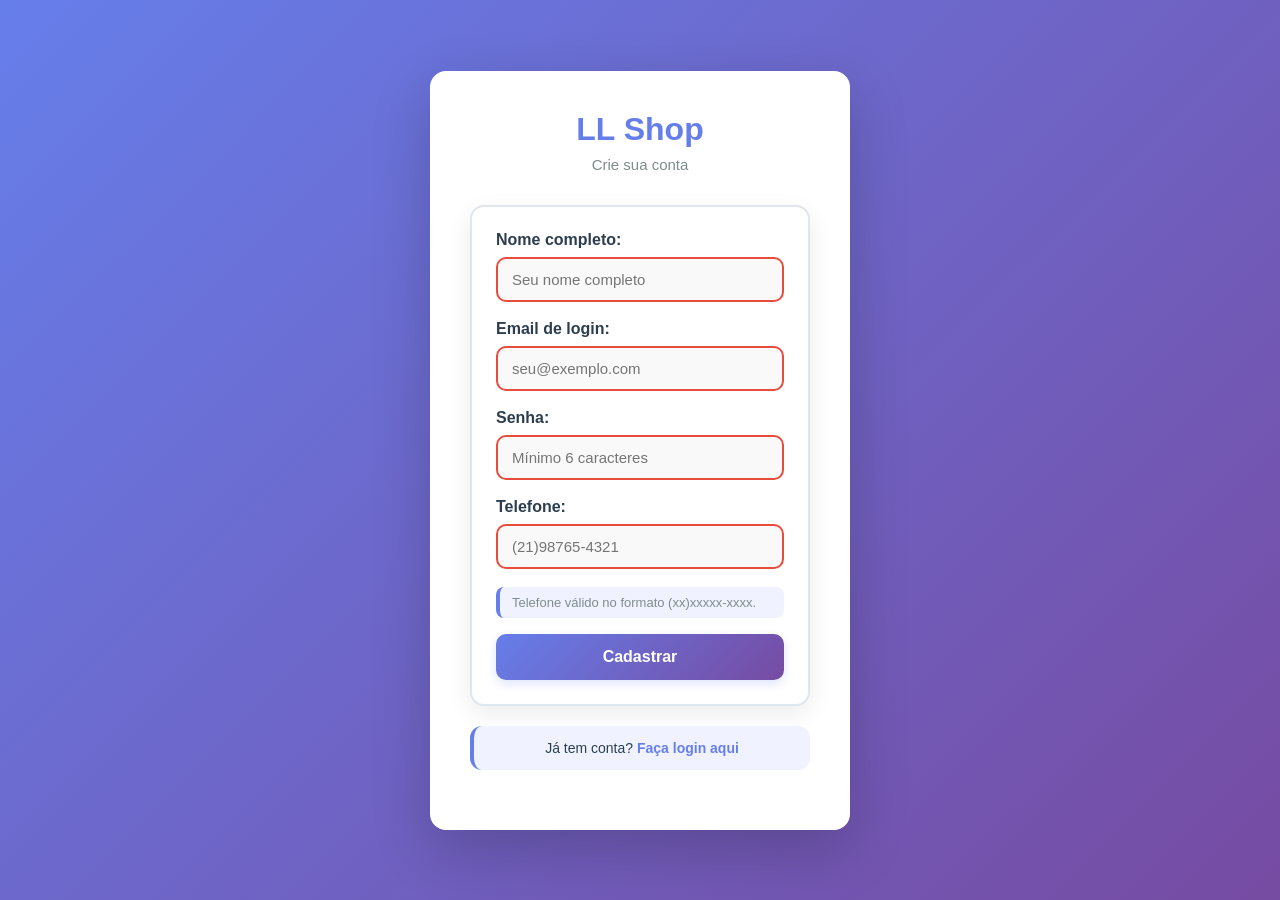
<file: main/webapp/cadastro.html>
<!DOCTYPE html>
<html lang="pt-BR">
<head>
    <meta charset="UTF-8">
    <title>Cadastro</title>
    <link rel="stylesheet" href="styles.css">
</head>
<body>
    <div class="login-container">
        <div class="login-card">
            <div class="login-header">
                <h1>LL Shop</h1>
                <p>Crie sua conta</p>
            </div>
            <form method="post" action="CadastrarServlet" class="form-card">
                <div class="form-group">
                    <label>Nome completo:</label>
                    <input type="text" name="nome" required autocomplete="name" placeholder="Seu nome completo">
                </div>
                <div class="form-group">
                    <label>Email de login:</label>
                    <input type="email" name="login" required autocomplete="username" placeholder="seu@exemplo.com">
                </div>
                <div class="form-group">
                    <label>Senha:</label>
                    <input type="password" name="senha" required autocomplete="new-password" minlength="6" placeholder="Mínimo 6 caracteres">
                </div>
                <div class="form-group">
                    <label>Telefone:</label>
                    <input type="tel" name="telefone" required autocomplete="tel" pattern="\(?\d{2}\)?\s?\d{4,5}-?\d{4}" placeholder="(21)98765-4321">
                </div>
                <div class="form-note">Telefone válido no formato (xx)xxxxx-xxxx.</div>
                <button class="botao botao-large" type="submit">Cadastrar</button>
            </form>
            <mensagem>
                <p>Já tem conta? <a href="LoginServlet" target="_parent">Faça login aqui</a></p>
            </mensagem>
        </div>
    </div>
</body>
</html>
</file>
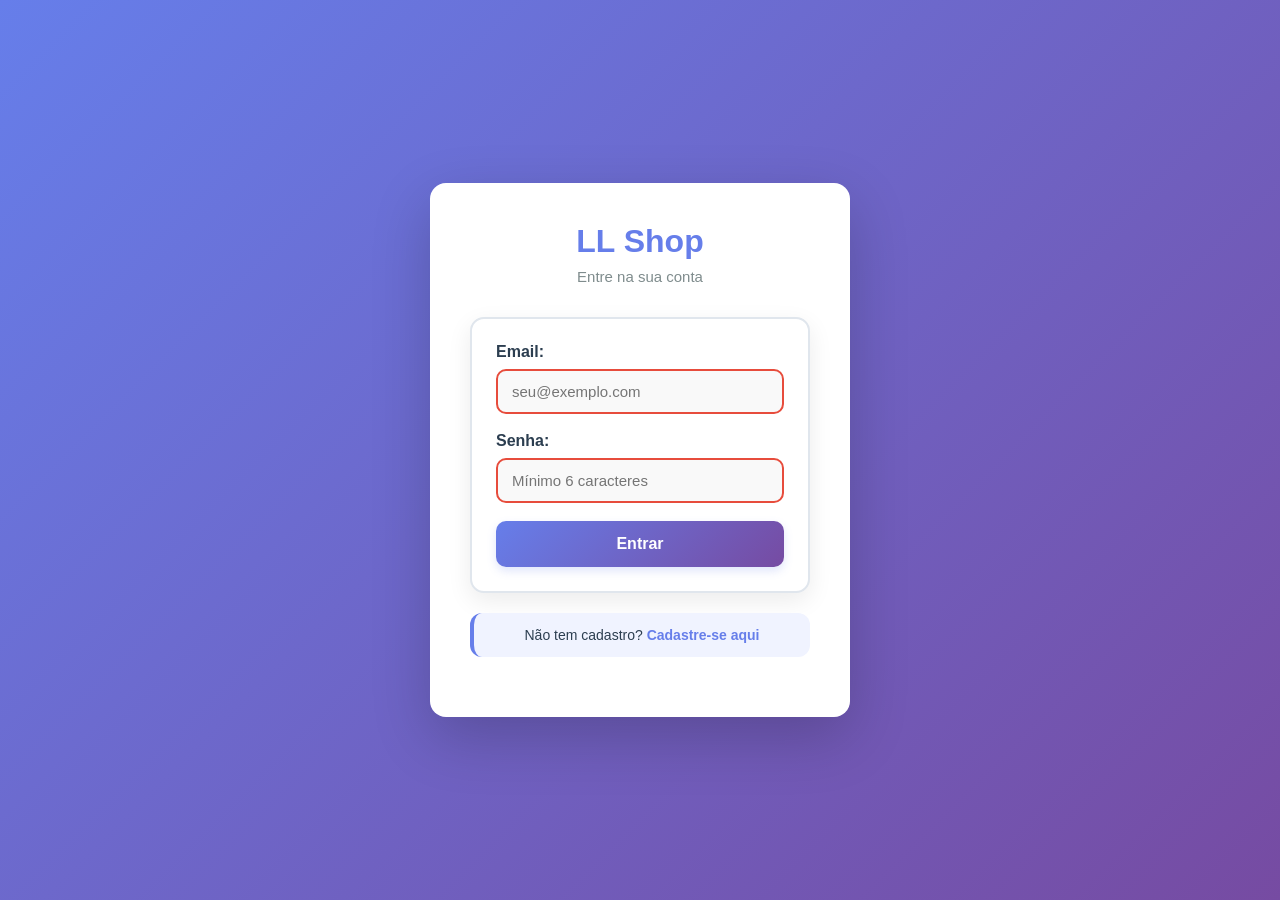
<file: main/webapp/login.html>
<!DOCTYPE html>
<html lang="pt-BR">
<head>
    <meta charset="UTF-8">
    <title>Login</title>
    <link rel="stylesheet" href="styles.css">
</head>
<body>
    <div class="login-container">
        <div class="login-card">
            <div class="login-header">
                <h1>LL Shop</h1>
                <p>Entre na sua conta</p>
            </div>
            <form method="post" action="LoginServlet" class="form-card">
                <div class="form-group">
                    <label>Email:</label>
                    <input type="email" name="login" required autocomplete="username" placeholder="seu@exemplo.com">
                </div>
                <div class="form-group">
                    <label>Senha:</label>
                    <input type="password" name="senha" required autocomplete="current-password" minlength="6" placeholder="Mínimo 6 caracteres">
                </div>
                <button class="botao botao-large" type="submit">Entrar</button>
            </form>
            <mensagem>
                <p>Não tem cadastro? <a href="CadastrarServlet" target="_parent">Cadastre-se aqui</a></p>
            </mensagem>
        </div>
    </div>
</body>
</html>
</file>
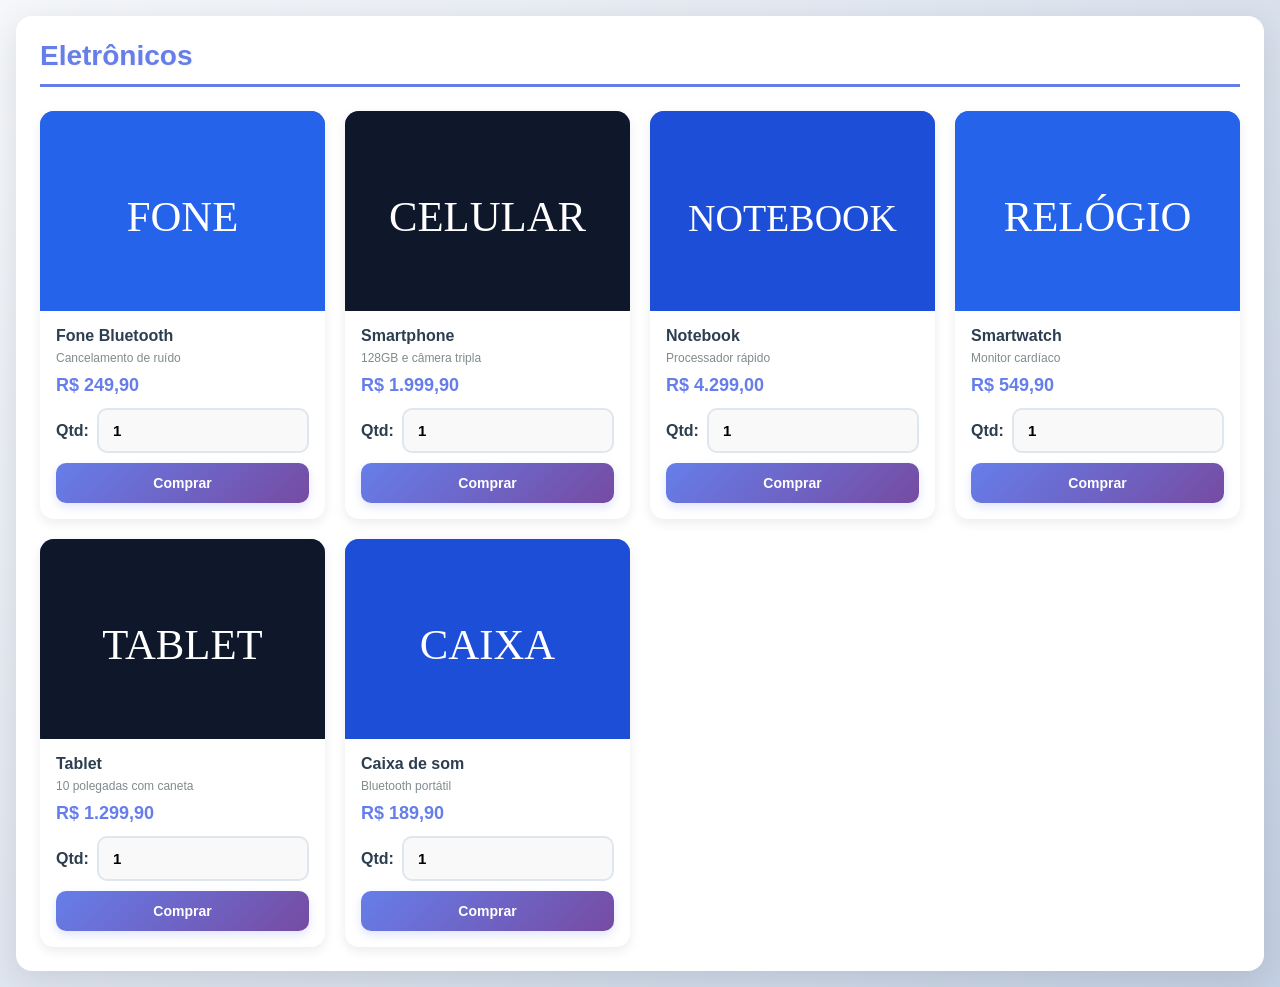
<file: main/webapp/produtos_eletronicos.html>
<!DOCTYPE html>
<html lang="pt-BR">
<head>
    <meta charset="UTF-8">
    <title>Eletrônicos</title>
    <link rel="stylesheet" href="styles.css">
</head>
<body>
    <painel>
        <h2> Eletrônicos </h2>
        <div class="produtos-grid">
            <div class="produto-card">
                <img class="produto-imagem" src="imagem/fone.svg" alt="Fone">
                <div class="produto-info">
                    <h3>Fone Bluetooth</h3>
                    <p class="produto-desc">Cancelamento de ruído</p>
                    <p class="produto-preco">R$ 249,90</p>
                    <form method="post" action="ComprarServlet" target="mainFrame" class="produto-form">
                        <input type="hidden" name="produtoId" value="E001">
                        <div class="quantidade-group">
                            <label for="qty-E001">Qtd:</label>
                            <input type="number" id="qty-E001" name="quantidade" value="1" min="1" max="100">
                        </div>
                        <button class="botao botao-comprar" type="submit">Comprar</button>
                    </form>
                </div>
            </div>
            <div class="produto-card">
                <img class="produto-imagem" src="imagem/celular.svg" alt="Smartphone">
                <div class="produto-info">
                    <h3>Smartphone</h3>
                    <p class="produto-desc">128GB e câmera tripla</p>
                    <p class="produto-preco">R$ 1.999,90</p>
                    <form method="post" action="ComprarServlet" target="mainFrame" class="produto-form">
                        <input type="hidden" name="produtoId" value="E002">
                        <div class="quantidade-group">
                            <label for="qty-E002">Qtd:</label>
                            <input type="number" id="qty-E002" name="quantidade" value="1" min="1" max="100">
                        </div>
                        <button class="botao botao-comprar" type="submit">Comprar</button>
                    </form>
                </div>
            </div>
            <div class="produto-card">
                <img class="produto-imagem" src="imagem/notebook.svg" alt="Notebook">
                <div class="produto-info">
                    <h3>Notebook</h3>
                    <p class="produto-desc">Processador rápido</p>
                    <p class="produto-preco">R$ 4.299,00</p>
                    <form method="post" action="ComprarServlet" target="mainFrame" class="produto-form">
                        <input type="hidden" name="produtoId" value="E003">
                        <div class="quantidade-group">
                            <label for="qty-E003">Qtd:</label>
                            <input type="number" id="qty-E003" name="quantidade" value="1" min="1" max="100">
                        </div>
                        <button class="botao botao-comprar" type="submit">Comprar</button>
                    </form>
                </div>
            </div>
            <div class="produto-card">
                <img class="produto-imagem" src="imagem/relogio.svg" alt="Smartwatch">
                <div class="produto-info">
                    <h3>Smartwatch</h3>
                    <p class="produto-desc">Monitor cardíaco</p>
                    <p class="produto-preco">R$ 549,90</p>
                    <form method="post" action="ComprarServlet" target="mainFrame" class="produto-form">
                        <input type="hidden" name="produtoId" value="E004">
                        <div class="quantidade-group">
                            <label for="qty-E004">Qtd:</label>
                            <input type="number" id="qty-E004" name="quantidade" value="1" min="1" max="100">
                        </div>
                        <button class="botao botao-comprar" type="submit">Comprar</button>
                    </form>
                </div>
            </div>
            <div class="produto-card">
                <img class="produto-imagem" src="imagem/tablet.svg" alt="Tablet">
                <div class="produto-info">
                    <h3>Tablet</h3>
                    <p class="produto-desc">10 polegadas com caneta</p>
                    <p class="produto-preco">R$ 1.299,90</p>
                    <form method="post" action="ComprarServlet" target="mainFrame" class="produto-form">
                        <input type="hidden" name="produtoId" value="E005">
                        <div class="quantidade-group">
                            <label for="qty-E005">Qtd:</label>
                            <input type="number" id="qty-E005" name="quantidade" value="1" min="1" max="100">
                        </div>
                        <button class="botao botao-comprar" type="submit">Comprar</button>
                    </form>
                </div>
            </div>
            <div class="produto-card">
                <img class="produto-imagem" src="imagem/caixa.svg" alt="Caixa de som">
                <div class="produto-info">
                    <h3>Caixa de som</h3>
                    <p class="produto-desc">Bluetooth portátil</p>
                    <p class="produto-preco">R$ 189,90</p>
                    <form method="post" action="ComprarServlet" target="mainFrame" class="produto-form">
                        <input type="hidden" name="produtoId" value="E006">
                        <div class="quantidade-group">
                            <label for="qty-E006">Qtd:</label>
                            <input type="number" id="qty-E006" name="quantidade" value="1" min="1" max="100">
                        </div>
                        <button class="botao botao-comprar" type="submit">Comprar</button>
                    </form>
                </div>
            </div>
        </div>
    </painel>
</body>
</html>
</file>
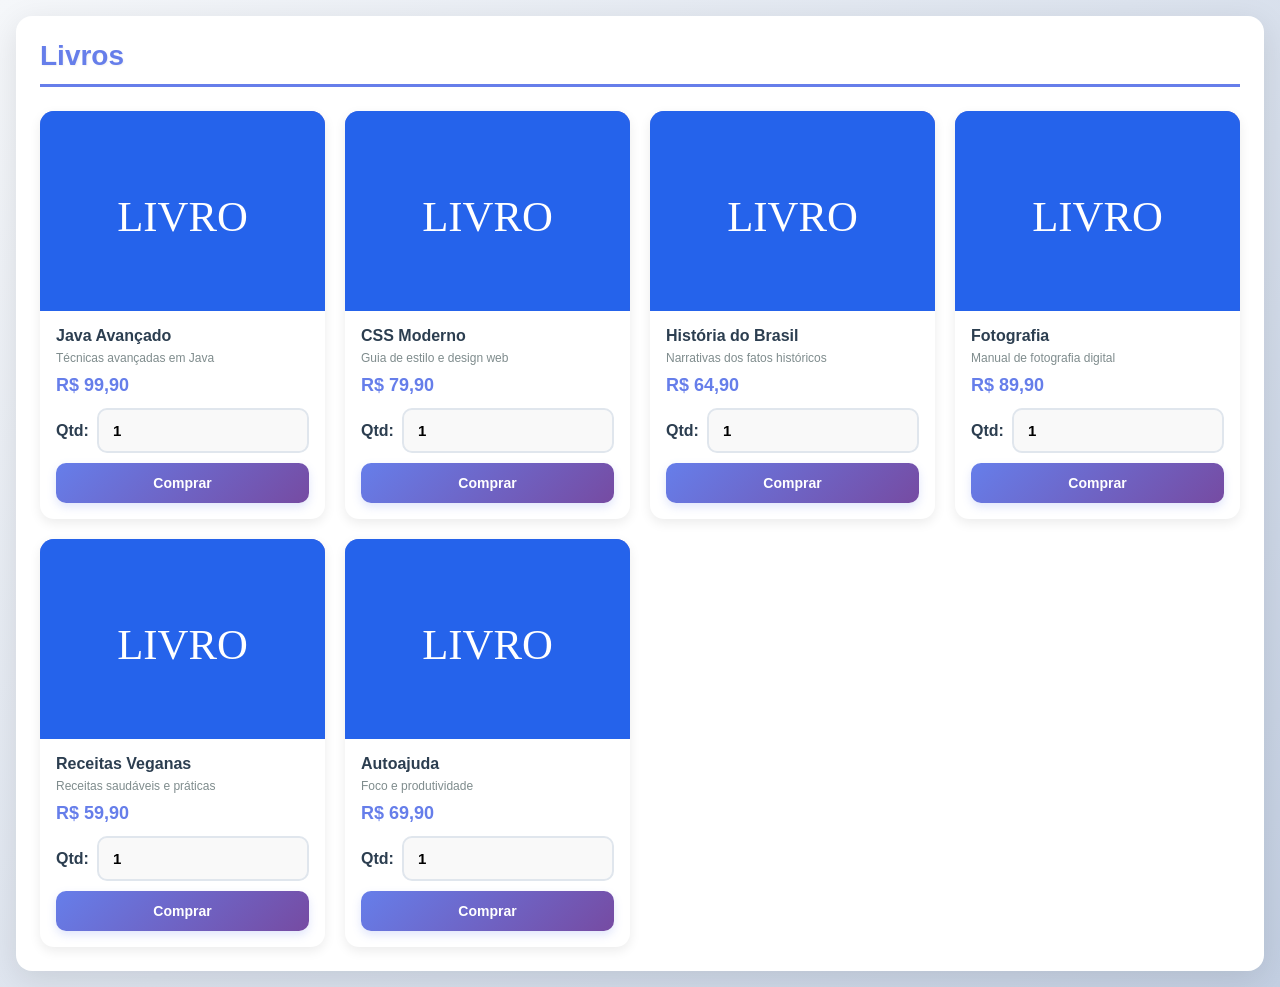
<file: main/webapp/produtos_livros.html>
<!DOCTYPE html>
<html lang="pt-BR">
<head>
    <meta charset="UTF-8">
    <title>Livros</title>
    <link rel="stylesheet" href="styles.css">
</head>
<body>
    <painel>
        <h2> Livros </h2>
        <div class="produtos-grid">
            <div class="produto-card">
                <img class="produto-imagem" src="imagem/livro.svg" alt="Java Avançado">
                <div class="produto-info">
                    <h3>Java Avançado</h3>
                    <p class="produto-desc">Técnicas avançadas em Java</p>
                    <p class="produto-preco">R$ 99,90</p>
                    <form method="post" action="ComprarServlet" target="mainFrame" class="produto-form">
                        <input type="hidden" name="produtoId" value="L001">
                        <div class="quantidade-group">
                            <label for="qty-L001">Qtd:</label>
                            <input type="number" id="qty-L001" name="quantidade" value="1" min="1" max="100">
                        </div>
                        <button class="botao botao-comprar" type="submit">Comprar</button>
                    </form>
                </div>
            </div>
            <div class="produto-card">
                <img class="produto-imagem" src="imagem/livro.svg" alt="CSS Moderno">
                <div class="produto-info">
                    <h3>CSS Moderno</h3>
                    <p class="produto-desc">Guia de estilo e design web</p>
                    <p class="produto-preco">R$ 79,90</p>
                    <form method="post" action="ComprarServlet" target="mainFrame" class="produto-form">
                        <input type="hidden" name="produtoId" value="L002">
                        <div class="quantidade-group">
                            <label for="qty-L002">Qtd:</label>
                            <input type="number" id="qty-L002" name="quantidade" value="1" min="1" max="100">
                        </div>
                        <button class="botao botao-comprar" type="submit">Comprar</button>
                    </form>
                </div>
            </div>
            <div class="produto-card">
                <img class="produto-imagem" src="imagem/livro.svg" alt="História do Brasil">
                <div class="produto-info">
                    <h3>História do Brasil</h3>
                    <p class="produto-desc">Narrativas dos fatos históricos</p>
                    <p class="produto-preco">R$ 64,90</p>
                    <form method="post" action="ComprarServlet" target="mainFrame" class="produto-form">
                        <input type="hidden" name="produtoId" value="L003">
                        <div class="quantidade-group">
                            <label for="qty-L003">Qtd:</label>
                            <input type="number" id="qty-L003" name="quantidade" value="1" min="1" max="100">
                        </div>
                        <button class="botao botao-comprar" type="submit">Comprar</button>
                    </form>
                </div>
            </div>
            <div class="produto-card">
                <img class="produto-imagem" src="imagem/livro.svg" alt="Fotografia">
                <div class="produto-info">
                    <h3>Fotografia</h3>
                    <p class="produto-desc">Manual de fotografia digital</p>
                    <p class="produto-preco">R$ 89,90</p>
                    <form method="post" action="ComprarServlet" target="mainFrame" class="produto-form">
                        <input type="hidden" name="produtoId" value="L004">
                        <div class="quantidade-group">
                            <label for="qty-L004">Qtd:</label>
                            <input type="number" id="qty-L004" name="quantidade" value="1" min="1" max="100">
                        </div>
                        <button class="botao botao-comprar" type="submit">Comprar</button>
                    </form>
                </div>
            </div>
            <div class="produto-card">
                <img class="produto-imagem" src="imagem/livro.svg" alt="Receitas Veganas">
                <div class="produto-info">
                    <h3>Receitas Veganas</h3>
                    <p class="produto-desc">Receitas saudáveis e práticas</p>
                    <p class="produto-preco">R$ 59,90</p>
                    <form method="post" action="ComprarServlet" target="mainFrame" class="produto-form">
                        <input type="hidden" name="produtoId" value="L005">
                        <div class="quantidade-group">
                            <label for="qty-L005">Qtd:</label>
                            <input type="number" id="qty-L005" name="quantidade" value="1" min="1" max="100">
                        </div>
                        <button class="botao botao-comprar" type="submit">Comprar</button>
                    </form>
                </div>
            </div>
            <div class="produto-card">
                <img class="produto-imagem" src="imagem/livro.svg" alt="Autoajuda">
                <div class="produto-info">
                    <h3>Autoajuda</h3>
                    <p class="produto-desc">Foco e produtividade</p>
                    <p class="produto-preco">R$ 69,90</p>
                    <form method="post" action="ComprarServlet" target="mainFrame" class="produto-form">
                        <input type="hidden" name="produtoId" value="L006">
                        <div class="quantidade-group">
                            <label for="qty-L006">Qtd:</label>
                            <input type="number" id="qty-L006" name="quantidade" value="1" min="1" max="100">
                        </div>
                        <button class="botao botao-comprar" type="submit">Comprar</button>
                    </form>
                </div>
            </div>
        </div>
    </painel>
</body>
</html>
</file>
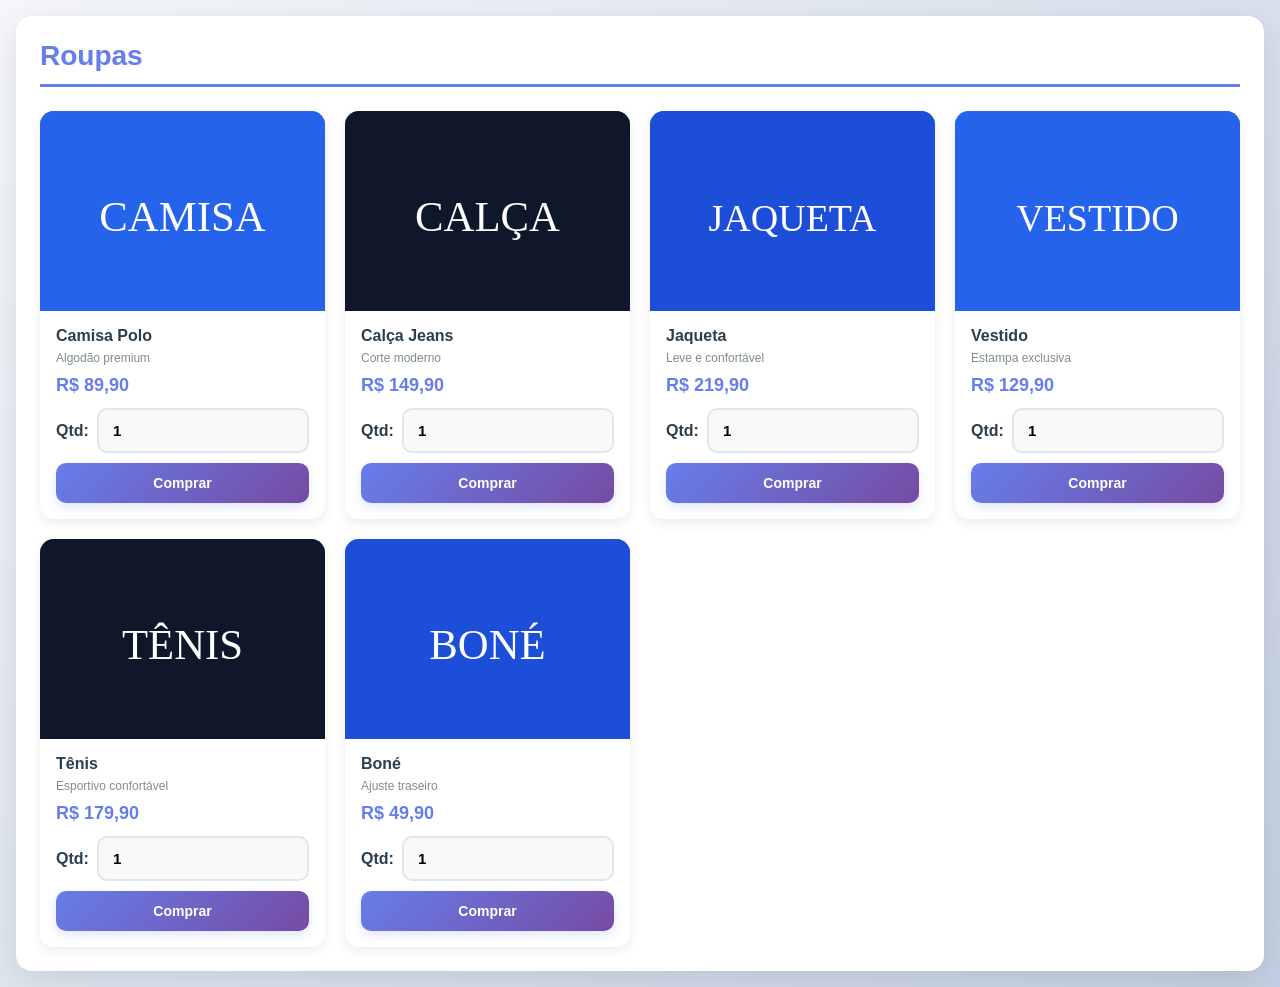
<file: main/webapp/produtos_roupas.html>
<!DOCTYPE html>
<html lang="pt-BR">
<head>
    <meta charset="UTF-8">
    <title>Roupas</title>
    <link rel="stylesheet" href="styles.css">
</head>
<body>
    <painel>
        <h2> Roupas </h2>
        <div class="produtos-grid">
            <div class="produto-card">
                <img class="produto-imagem" src="imagem/camisa.svg" alt="Camisa">
                <div class="produto-info">
                    <h3>Camisa Polo</h3>
                    <p class="produto-desc">Algodão premium</p>
                    <p class="produto-preco">R$ 89,90</p>
                    <form method="post" action="ComprarServlet" target="mainFrame" class="produto-form">
                        <input type="hidden" name="produtoId" value="R001">
                        <div class="quantidade-group">
                            <label for="qty-R001">Qtd:</label>
                            <input type="number" id="qty-R001" name="quantidade" value="1" min="1" max="100">
                        </div>
                        <button class="botao botao-comprar" type="submit">Comprar</button>
                    </form>
                </div>
            </div>
            <div class="produto-card">
                <img class="produto-imagem" src="imagem/calca.svg" alt="Calça">
                <div class="produto-info">
                    <h3>Calça Jeans</h3>
                    <p class="produto-desc">Corte moderno</p>
                    <p class="produto-preco">R$ 149,90</p>
                    <form method="post" action="ComprarServlet" target="mainFrame" class="produto-form">
                        <input type="hidden" name="produtoId" value="R002">
                        <div class="quantidade-group">
                            <label for="qty-R002">Qtd:</label>
                            <input type="number" id="qty-R002" name="quantidade" value="1" min="1" max="100">
                        </div>
                        <button class="botao botao-comprar" type="submit">Comprar</button>
                    </form>
                </div>
            </div>
            <div class="produto-card">
                <img class="produto-imagem" src="imagem/jaqueta.svg" alt="Jaqueta">
                <div class="produto-info">
                    <h3>Jaqueta</h3>
                    <p class="produto-desc">Leve e confortável</p>
                    <p class="produto-preco">R$ 219,90</p>
                    <form method="post" action="ComprarServlet" target="mainFrame" class="produto-form">
                        <input type="hidden" name="produtoId" value="R003">
                        <div class="quantidade-group">
                            <label for="qty-R003">Qtd:</label>
                            <input type="number" id="qty-R003" name="quantidade" value="1" min="1" max="100">
                        </div>
                        <button class="botao botao-comprar" type="submit">Comprar</button>
                    </form>
                </div>
            </div>
            <div class="produto-card">
                <img class="produto-imagem" src="imagem/vestido.svg" alt="Vestido">
                <div class="produto-info">
                    <h3>Vestido</h3>
                    <p class="produto-desc">Estampa exclusiva</p>
                    <p class="produto-preco">R$ 129,90</p>
                    <form method="post" action="ComprarServlet" target="mainFrame" class="produto-form">
                        <input type="hidden" name="produtoId" value="R004">
                        <div class="quantidade-group">
                            <label for="qty-R004">Qtd:</label>
                            <input type="number" id="qty-R004" name="quantidade" value="1" min="1" max="100">
                        </div>
                        <button class="botao botao-comprar" type="submit">Comprar</button>
                    </form>
                </div>
            </div>
            <div class="produto-card">
                <img class="produto-imagem" src="imagem/tenis.svg" alt="Tênis">
                <div class="produto-info">
                    <h3>Tênis</h3>
                    <p class="produto-desc">Esportivo confortável</p>
                    <p class="produto-preco">R$ 179,90</p>
                    <form method="post" action="ComprarServlet" target="mainFrame" class="produto-form">
                        <input type="hidden" name="produtoId" value="R005">
                        <div class="quantidade-group">
                            <label for="qty-R005">Qtd:</label>
                            <input type="number" id="qty-R005" name="quantidade" value="1" min="1" max="100">
                        </div>
                        <button class="botao botao-comprar" type="submit">Comprar</button>
                    </form>
                </div>
            </div>
            <div class="produto-card">
                <img class="produto-imagem" src="imagem/bone.svg" alt="Boné">
                <div class="produto-info">
                    <h3>Boné</h3>
                    <p class="produto-desc">Ajuste traseiro</p>
                    <p class="produto-preco">R$ 49,90</p>
                    <form method="post" action="ComprarServlet" target="mainFrame" class="produto-form">
                        <input type="hidden" name="produtoId" value="R006">
                        <div class="quantidade-group">
                            <label for="qty-R006">Qtd:</label>
                            <input type="number" id="qty-R006" name="quantidade" value="1" min="1" max="100">
                        </div>
                        <button class="botao botao-comprar" type="submit">Comprar</button>
                    </form>
                </div>
            </div>
        </div>
    </painel>
</body>
</html>
</file>
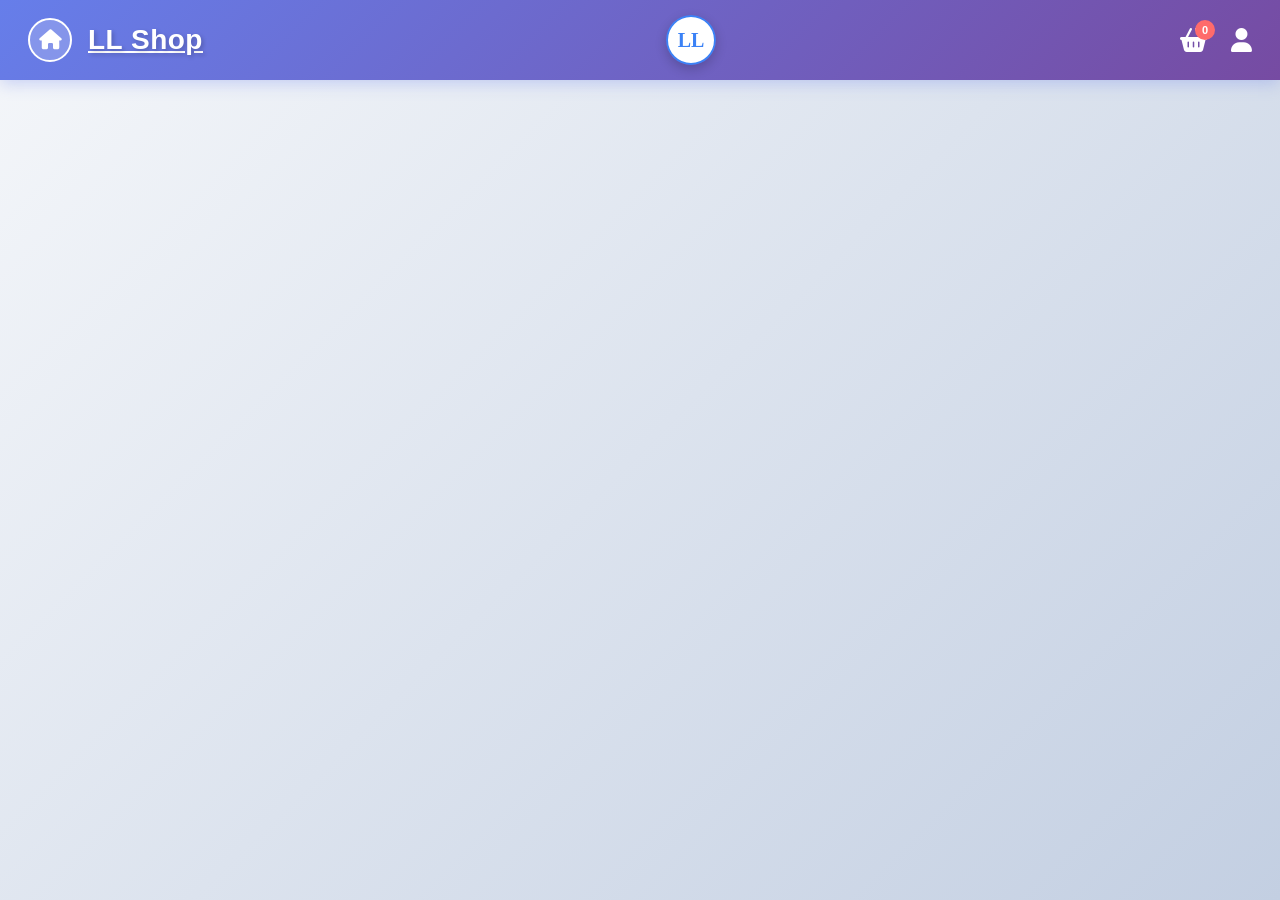
<file: main/webapp/topbar.html>
<!DOCTYPE html>
<html lang="pt-BR">
<head>
    <meta charset="UTF-8">
    <title>Top Bar</title>
    <link rel="stylesheet" href="https://cdnjs.cloudflare.com/ajax/libs/font-awesome/6.4.0/css/all.min.css">
    <link rel="stylesheet" href="styles.css">
</head>
<body>
    <cabecalho>
        <div class="navbar-left">
            <button class="btn-home" onclick="parent.window.location.href='index.html'" title="Página Principal">
                <i class="fas fa-home"></i>
            </button>
            <a href="javascript:void(0)" class="navbar-brand">LL Shop</a>
        </div>
        <div class="navbar-center">
            <img class="navbar-logo" src="data:image/svg+xml;charset=UTF-8,%3Csvg xmlns='http://www.w3.org/2000/svg' width='50' height='50'%3E%3Ccircle cx='25' cy='25' r='24' fill='%23ffffff' stroke='%233b82f6' stroke-width='2'/%3E%3Ctext x='25' y='32' font-size='20' font-weight='bold' text-anchor='middle' fill='%233b82f6'%3ELL%3C/text%3E%3C/svg%3E" alt="LL Shop Logo">
        </div>
        <nav class="navbar-right">
            <a href="javascript:void(0)" class="nav-icon" onclick="parent.document.getElementById('mainFrame').src='CarrinhoServlet'" title="Carrinho">
                <i class="fas fa-basket-shopping"></i>
                <span class="badge" id="cart-count">0</span>
            </a>
            <a href="javascript:void(0)" class="nav-icon" onclick="parent.document.getElementById('mainFrame').src='LoginServlet'" title="Conta">
                <i class="fas fa-user"></i>
            </a>
        </nav>
    </cabecalho>
</body>
</html>
</file>
<file: main/webapp/styles.css>
/* ======================
   GLOBAL STYLES
   ====================== */
* {
    margin: 0;
    padding: 0;
    box-sizing: border-box;
}

body {
    font-family: 'Segoe UI', Tahoma, Geneva, Verdana, sans-serif;
    background: linear-gradient(135deg, #f5f7fa 0%, #c3cfe2 100%);
    color: #2c3e50;
    min-height: 100vh;
}

/* ======================
   HEADER / NAVBAR
   ====================== */
cabecalho {
    display: flex;
    align-items: center;
    justify-content: space-between;
    background: linear-gradient(135deg, #667eea 0%, #764ba2 100%);
    color: white;
    padding: 12px 28px;
    box-sizing: border-box;
    box-shadow: 0 4px 15px rgba(102, 126, 234, 0.3);
    position: sticky;
    top: 0;
    z-index: 100;
    height: 80px;
}

.navbar-left {
    display: flex;
    align-items: center;
    gap: 16px;
}

.btn-home {
    background: rgba(255, 255, 255, 0.2);
    color: white;
    border: 2px solid white;
    border-radius: 50%;
    width: 44px;
    height: 44px;
    cursor: pointer;
    font-size: 20px;
    transition: all 0.3s ease;
    display: flex;
    align-items: center;
    justify-content: center;
}

.btn-home:hover {
    background: rgba(255, 255, 255, 0.3);
    transform: scale(1.1);
}

.navbar-brand {
    font-size: 28px;
    font-weight: 800;
    color: white;
    cursor: pointer;
    letter-spacing: 0.5px;
    text-shadow: 2px 2px 4px rgba(0, 0, 0, 0.2);
}

.navbar-center {
    flex: 1;
    display: flex;
    justify-content: center;
    align-items: center;
}

.navbar-logo {
    height: 50px;
    width: 50px;
    border-radius: 50%;
    box-shadow: 0 4px 12px rgba(0, 0, 0, 0.2);
    transition: transform 0.3s ease;
}

.navbar-logo:hover {
    transform: scale(1.05) rotate(5deg);
}

.navbar-right {
    display: flex;
    gap: 24px;
    align-items: center;
}

.nav-icon {
    color: white;
    font-size: 24px;
    cursor: pointer;
    transition: all 0.3s ease;
    text-decoration: none;
    position: relative;
    display: flex;
    align-items: center;
    justify-content: center;
}

.nav-icon:hover {
    transform: scale(1.2) translateY(-4px);
    filter: brightness(1.2);
}

.badge {
    position: absolute;
    top: -8px;
    right: -8px;
    background: #ff6b6b;
    color: white;
    border-radius: 50%;
    width: 20px;
    height: 20px;
    display: flex;
    align-items: center;
    justify-content: center;
    font-size: 11px;
    font-weight: bold;
}

/* ======================
   FRAMES LAYOUT
   ====================== */
.frame-top {
    width: 100%;
    height: 80px;
    border: none;
    display: block;
}

.frame-row {
    display: flex;
    height: calc(100vh - 80px);
}

.frame-left {
    flex: 0 0 280px;
    border-right: 2px solid #e0e6ed;
    background: white;
    overflow-y: auto;
}

.frame-right {
    flex: 1;
    overflow-y: auto;
    background: linear-gradient(135deg, #f5f7fa 0%, #c3cfe2 100%);
}

/* ======================
   PANEL & CONTAINER
   ====================== */
painel {
    display: block;
    padding: 24px;
    background: white;
    margin: 16px;
    border-radius: 16px;
    box-shadow: 0 8px 32px rgba(0, 0, 0, 0.1);
}

painel h2 {
    color: #667eea;
    font-size: 28px;
    margin-bottom: 24px;
    padding-bottom: 12px;
    border-bottom: 3px solid #667eea;
    text-shadow: 1px 1px 2px rgba(0, 0, 0, 0.05);
}

/* ======================
   DEPARTAMENTOS
   ====================== */
departamento {
    display: block;
    margin-bottom: 12px;
    background: linear-gradient(135deg, #667eea 0%, #764ba2 100%);
    border-radius: 12px;
    padding: 14px;
    box-shadow: 0 4px 12px rgba(102, 126, 234, 0.15);
    transition: all 0.3s ease;
}

departamento:hover {
    transform: translateX(4px);
    box-shadow: 0 6px 20px rgba(102, 126, 234, 0.25);
}

departamento a {
    color: white;
    font-weight: 700;
    text-decoration: none;
    font-size: 15px;
    transition: all 0.3s ease;
}

departamento a:hover {
    color: #fff;
    text-shadow: 0 0 8px rgba(255, 255, 255, 0.5);
}

/* ======================
   PRODUTOS - GRID LAYOUT
   ====================== */
.produtos-grid {
    display: grid;
    grid-template-columns: repeat(auto-fill, minmax(260px, 1fr));
    gap: 20px;
    margin-top: 20px;
}

.produto-card {
    background: white;
    border-radius: 14px;
    overflow: hidden;
    box-shadow: 0 4px 12px rgba(0, 0, 0, 0.08);
    transition: all 0.3s ease;
    display: flex;
    flex-direction: column;
}

.produto-card:hover {
    transform: translateY(-8px);
    box-shadow: 0 12px 28px rgba(102, 126, 234, 0.2);
}

.produto-card .produto-imagem {
    width: 100%;
    height: 200px;
    object-fit: cover;
    background: linear-gradient(135deg, #667eea 0%, #764ba2 100%);
}

.produto-info {
    padding: 16px;
    display: flex;
    flex-direction: column;
    flex-grow: 1;
}

.produto-info h3 {
    font-size: 16px;
    color: #2c3e50;
    margin-bottom: 6px;
    font-weight: 700;
}

.produto-desc {
    font-size: 12px;
    color: #7f8c8d;
    margin-bottom: 10px;
}

.produto-preco {
    font-size: 18px;
    color: #667eea;
    font-weight: 800;
    margin-bottom: 12px;
}

.produto-form {
    display: flex;
    flex-direction: column;
    gap: 10px;
    margin-top: auto;
}

.quantidade-group {
    display: flex;
    align-items: center;
    gap: 8px;
}

.quantidade-group label {
    font-weight: 600;
    color: #2c3e50;
    min-width: 30px;
}

.quantidade-group input {
    flex: 1;
    padding: 8px;
    border: 2px solid #e0e6ed;
    border-radius: 8px;
    font-size: 14px;
    font-weight: 600;
    transition: all 0.2s ease;
}

.quantidade-group input:focus {
    outline: none;
    border-color: #667eea;
    box-shadow: 0 0 0 3px rgba(102, 126, 234, 0.1);
}

/* ======================
   BUTTONS
   ====================== */
.botao {
    display: inline-block;
    background: linear-gradient(135deg, #667eea 0%, #764ba2 100%);
    color: white;
    padding: 10px 20px;
    border-radius: 10px;
    border: none;
    text-decoration: none;
    font-weight: 600;
    cursor: pointer;
    transition: all 0.3s ease;
    box-shadow: 0 4px 10px rgba(102, 126, 234, 0.2);
    font-size: 14px;
}

.botao:hover {
    transform: translateY(-2px);
    box-shadow: 0 6px 20px rgba(102, 126, 234, 0.3);
}

.botao:active {
    transform: translateY(0);
}

.botao-large {
    padding: 14px 32px;
    font-size: 16px;
    width: 100%;
}

.botao-comprar {
    padding: 12px;
    font-size: 14px;
}

/* ======================
   FORMS
   ====================== */
form {
    margin: 0;
}

.form-card {
    background: white;
    padding: 24px;
    border-radius: 14px;
    border: 2px solid #e0e6ed;
    box-shadow: 0 8px 24px rgba(0, 0, 0, 0.08);
}

.form-group {
    margin-bottom: 18px;
}

.form-group label {
    font-weight: 600;
    color: #2c3e50;
    display: block;
    margin-bottom: 8px;
}

input[type="email"],
input[type="tel"],
input[type="password"],
input[type="text"],
input[type="number"] {
    width: 100%;
    padding: 12px 14px;
    border: 2px solid #e0e6ed;
    border-radius: 10px;
    font-size: 15px;
    font-family: inherit;
    transition: all 0.3s ease;
    background: #f9f9f9;
}

input[type="email"]:focus,
input[type="tel"]:focus,
input[type="password"]:focus,
input[type="text"]:focus,
input[type="number"]:focus {
    outline: none;
    border-color: #667eea;
    background: white;
    box-shadow: 0 0 0 4px rgba(102, 126, 234, 0.1);
}

input:invalid {
    border-color: #e74c3c;
}

.form-note {
    font-size: 13px;
    color: #7f8c8d;
    margin-bottom: 16px;
    padding: 8px 12px;
    background: #f0f3ff;
    border-radius: 8px;
    border-left: 4px solid #667eea;
}

/* ======================
   LOGIN CONTAINER
   ====================== */
.login-container {
    display: flex;
    align-items: center;
    justify-content: center;
    min-height: 100vh;
    background: linear-gradient(135deg, #667eea 0%, #764ba2 100%);
    padding: 20px;
}

.login-card {
    background: white;
    border-radius: 16px;
    box-shadow: 0 20px 60px rgba(0, 0, 0, 0.2);
    width: 100%;
    max-width: 420px;
    padding: 40px;
}

.login-header {
    text-align: center;
    margin-bottom: 32px;
}

.login-header h1 {
    font-size: 32px;
    color: #667eea;
    margin-bottom: 8px;
}

.login-header p {
    color: #7f8c8d;
    font-size: 15px;
}

mensagem {
    display: block;
    margin: 20px 0;
    padding: 14px 16px;
    border-radius: 12px;
    background: #f0f3ff;
    border-left: 4px solid #667eea;
    text-align: center;
}

mensagem a {
    color: #667eea;
    text-decoration: none;
    font-weight: 600;
    transition: all 0.3s ease;
}

mensagem a:hover {
    color: #764ba2;
    text-decoration: underline;
}

mensagem p {
    margin: 0;
    font-size: 14px;
    color: #2c3e50;
}

/* ======================
   TABLES
   ====================== */
table {
    width: 100%;
    border-collapse: collapse;
    margin-top: 12px;
    background: white;
    border-radius: 12px;
    overflow: hidden;
}

thead th {
    text-align: left;
    padding: 16px 12px;
    background: linear-gradient(135deg, #667eea 0%, #764ba2 100%);
    color: white;
    font-weight: 600;
    font-size: 14px;
}

tbody tr {
    border-bottom: 1px solid #e0e6ed;
    transition: all 0.3s ease;
}

tbody tr:hover {
    background: #f9f9fc;
}

tbody td {
    padding: 16px 12px;
    vertical-align: middle;
    color: #2c3e50;
}

/* ======================
   USUARIO / LISTA ITENS
   ====================== */
.usuario {
    display: block;
    margin-bottom: 14px;
    font-size: 14px;
    color: #667eea;
    background: #f0f3ff;
    padding: 12px 14px;
    border-radius: 10px;
    border-left: 4px solid #667eea;
}

.lista-itens {
    list-style: none;
    padding: 0;
}

.lista-itens li {
    background: white;
    margin-bottom: 12px;
    border-radius: 12px;
    padding: 16px;
    box-shadow: 0 2px 8px rgba(0, 0, 0, 0.06);
    border-left: 4px solid #667eea;
    transition: all 0.3s ease;
}

.lista-itens li:hover {
    box-shadow: 0 4px 16px rgba(102, 126, 234, 0.15);
}

.footer-total {
    text-align: right;
    margin-top: 24px;
    padding-top: 16px;
    border-top: 2px solid #e0e6ed;
    font-size: 18px;
    font-weight: 800;
    color: #667eea;
}

/* ======================
   SCROLLBAR STYLING
   ====================== */
::-webkit-scrollbar {
    width: 8px;
    height: 8px;
}

::-webkit-scrollbar-track {
    background: #f1f1f1;
}

::-webkit-scrollbar-thumb {
    background: linear-gradient(135deg, #667eea 0%, #764ba2 100%);
    border-radius: 10px;
}

::-webkit-scrollbar-thumb:hover {
    background: linear-gradient(135deg, #764ba2 0%, #667eea 100%);
}

/* ======================
   RESPONSIVE DESIGN
   ====================== */
@media (max-width: 768px) {
    .frame-left {
        flex: 0 0 200px;
    }

    .produtos-grid {
        grid-template-columns: repeat(auto-fill, minmax(200px, 1fr));
        gap: 12px;
    }

    painel {
        padding: 16px;
        margin: 12px;
    }

    cabecalho {
        padding: 10px 16px;
    }

    .navbar-brand {
        font-size: 20px;
    }

    .navbar-logo {
        height: 40px;
        width: 40px;
    }
}

@media (max-width: 480px) {
    .frame-left {
        display: none;
    }

    .frame-row {
        flex-direction: column;
    }

    .produtos-grid {
        grid-template-columns: 1fr;
    }

    .login-card {
        padding: 24px;
    }

    painel h2 {
        font-size: 22px;
    }
}
</file>
